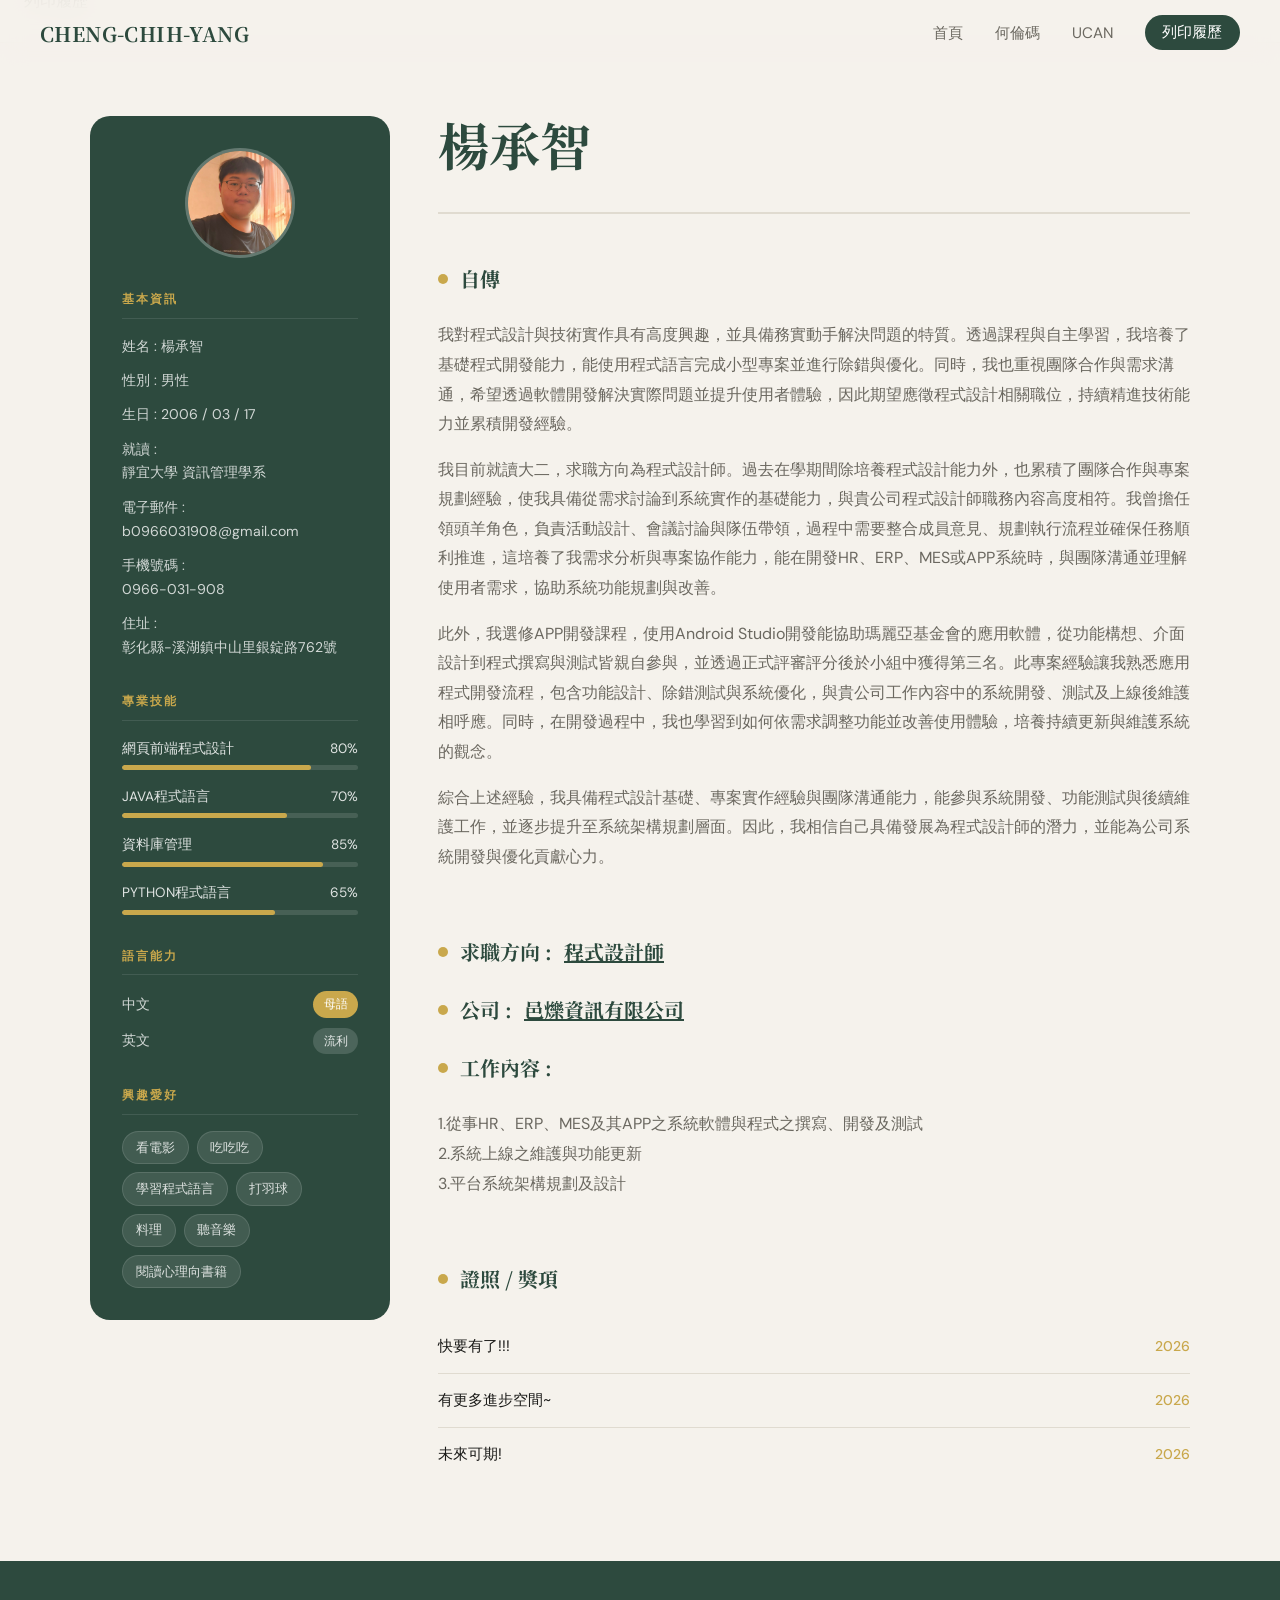
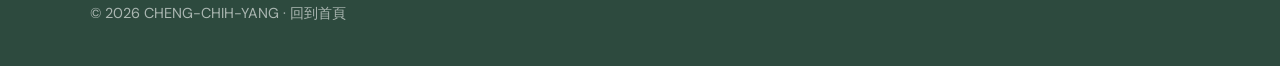
<file: resume.html>
<!DOCTYPE html>
<html lang="zh-TW">
<head>
  <meta charset="UTF-8" />
  <meta name="viewport" content="width=device-width, initial-scale=1.0" />
  <title>求職履歷</title>
  <link rel="stylesheet" href="css/style.css" />
  <link rel="stylesheet" href="css/resume.css" />
  <link rel="preconnect" href="https://fonts.googleapis.com" />
  <link rel="preconnect" href="https://fonts.gstatic.com" crossorigin />
  <link href="https://fonts.googleapis.com/css2?family=Noto+Serif+TC:wght@400;700&family=DM+Sans:wght@300;400;500&display=swap" rel="stylesheet" />
</head>
<body class="resume-page">

  <!-- ===== 導覽列 ===== -->
  <nav class="navbar" id="navbar">
    <div class="nav-inner">
      <a class="nav-logo" href="index.html">你的名字</a>
      <ul class="nav-links">
        <li><a href="index.html">首頁</a></li>
        <li><a href="index.html#about">何倫碼</a></li>
        <li><a href="index.html#skills">UCAN</a></li>
        <li><a href="#" class="nav-cta" onclick="window.print();return false;">列印履歷</a></li>
      </ul>
      <button class="hamburger" id="hamburger" aria-label="開啟選單">
        <span></span><span></span><span></span>
      </button>
    </div>
  </nav>

  <!-- ===== 手機選單 ===== -->
  <div class="mobile-menu" id="mobileMenu">
    <a href="index.html" class="mobile-link">首頁</a>
    <a href="index.html#about" class="mobile-link">何倫碼</a>
    <a href="index.html#skills" class="mobile-link">UCAN</a>
    <a href="#" class="mobile-link" onclick="window.print();return false;">列印履歷</a>
  </div>

  <!-- ===== 履歷主體 ===== -->
  <main class="resume-main">
    <div class="resume-container">

      <!-- 左側邊欄 -->
      <aside class="resume-sidebar">

        <!-- 頭貼 -->
        <div class="sidebar-avatar">
          <img src="images/avatar.jpg" alt="頭貼" onerror="this.style.display='none'" />
          <div class="avatar-placeholder-sm"></div>
        </div>

        <!-- 聯絡資訊 -->
        <div class="sidebar-section">
          <h3 class="sidebar-title">基本資訊</h3>
          <ul class="contact-list">
            <!-- ✏️ 替換 -->
             <li>
              姓名 : 楊承智
            </li>
            <li>
              性別 : 男性
            </li>
            <li>
              生日 : 2006 / 03 / 17
            </li>
            <li>
              就讀 :<br>靜宜大學 資訊管理學系
            </li>
            <li>
              電子郵件 :<br>b0966031908@gmail.com
            </li>
            <li>
              手機號碼 :<br>0966-031-908
            </li>
            <li>
              住址 :<br>彰化縣-溪湖鎮中山里銀錠路762號
            </li>
          </ul>
        </div>

        <!-- 技能 -->
        <div class="sidebar-section">
          <h3 class="sidebar-title">專業技能</h3>
          <div class="skill-bars">
            <!-- ✏️ 替換：技能與熟練度 (0-100) -->
            <div class="skill-bar-item">
              <div class="skill-bar-label">
                <span>網頁前端程式設計</span>
                <span>80%</span>
              </div>
              <div class="skill-bar-track">
                <div class="skill-bar-fill" data-width="80"></div>
              </div>
            </div>
            <div class="skill-bar-item">
              <div class="skill-bar-label">
                <span>JAVA程式語言</span>
                <span>70%</span>
              </div>
              <div class="skill-bar-track">
                <div class="skill-bar-fill" data-width="70"></div>
              </div>
            </div>
            <div class="skill-bar-item">
              <div class="skill-bar-label">
                <span>資料庫管理</span>
                <span>85%</span>
              </div>
              <div class="skill-bar-track">
                <div class="skill-bar-fill" data-width="85"></div>
              </div>
            </div>
            <div class="skill-bar-item">
              <div class="skill-bar-label">
                <span>PYTHON程式語言</span>
                <span>65%</span>
              </div>
              <div class="skill-bar-track">
                <div class="skill-bar-fill" data-width="65"></div>
              </div>
            </div>
          </div>
        </div>

        <!-- 語言能力 -->
        <div class="sidebar-section">
          <h3 class="sidebar-title">語言能力</h3>
          <ul class="lang-list">
            <!-- ✏️ 替換 -->
            <li><span>中文</span><span class="lang-level native">母語</span></li>
            <li><span>英文</span><span class="lang-level good">流利</span></li>
          </ul>
        </div>

        <!-- 興趣 -->
        <div class="sidebar-section">
          <h3 class="sidebar-title">興趣愛好</h3>
          <div class="tags">
            <!-- ✏️ 替換 -->
            <span class="tag">看電影</span>
            <span class="tag">吃吃吃</span>
            <span class="tag">學習程式語言</span>
            <span class="tag">打羽球</span>
            <span class="tag">料理</span>
            <span class="tag">聽音樂</span>
            <span class="tag">閱讀心理向書籍</span>
          </div>
        </div>

      </aside>

      <!-- 右側主要內容 -->
      <div class="resume-body">

        <!-- 標題區 -->
        <header class="resume-header reveal">
          <h1 class="resume-name">
            <!-- ✏️ 替換 -->
            楊承智
          </h1>
        </header>

        <!-- 自傳 -->
        <section class="resume-section reveal">
          <h2 class="resume-section-title">
            <span class="section-dot"></span>自傳
          </h2>
          <div class="autobiography">
            <!-- ✏️ 替換：自傳內容，可多段 -->
            <p>
              我對程式設計與技術實作具有高度興趣，並具備務實動手解決問題的特質。透過課程與自主學習，我培養了基礎程式開發能力，能使用程式語言完成小型專案並進行除錯與優化。同時，我也重視團隊合作與需求溝通，希望透過軟體開發解決實際問題並提升使用者體驗，因此期望應徵程式設計相關職位，持續精進技術能力並累積開發經驗。
            </p>
            <p>
              我目前就讀大二，求職方向為程式設計師。過去在學期間除培養程式設計能力外，也累積了團隊合作與專案規劃經驗，使我具備從需求討論到系統實作的基礎能力，與貴公司程式設計師職務內容高度相符。我曾擔任領頭羊角色，負責活動設計、會議討論與隊伍帶領，過程中需要整合成員意見、規劃執行流程並確保任務順利推進，這培養了我需求分析與專案協作能力，能在開發HR、ERP、MES或APP系統時，與團隊溝通並理解使用者需求，協助系統功能規劃與改善。
            </p>
            <p>
              此外，我選修APP開發課程，使用Android Studio開發能協助瑪麗亞基金會的應用軟體，從功能構想、介面設計到程式撰寫與測試皆親自參與，並透過正式評審評分後於小組中獲得第三名。此專案經驗讓我熟悉應用程式開發流程，包含功能設計、除錯測試與系統優化，與貴公司工作內容中的系統開發、測試及上線後維護相呼應。同時，在開發過程中，我也學習到如何依需求調整功能並改善使用體驗，培養持續更新與維護系統的觀念。
            </p>
            <p>
              綜合上述經驗，我具備程式設計基礎、專案實作經驗與團隊溝通能力，能參與系統開發、功能測試與後續維護工作，並逐步提升至系統架構規劃層面。因此，我相信自己具備發展為程式設計師的潛力，並能為公司系統開發與優化貢獻心力。
            </p>
          </div>
        </section>
        
        <!-- 學歷 -->
        <section class="resume-section reveal">
          <h2 class="resume-section-title">
            <span class="section-dot"></span>求職方向 : 
            <u>
              <a href="https://www.104.com.tw/job/7bdqd?jobsource=joblist_search" class = "enterprise">
              程式設計師</a>
            </u>
          </h2>
          <h2 class="resume-section-title">
            <span class="section-dot"></span>公司 :
            <u>
              <a href="https://www.findcompany.com.tw/%E9%82%91%E7%88%8D%E8%B3%87%E8%A8%8A%E6%9C%89%E9%99%90%E5%85%AC%E5%8F%B8" class = "enterprise">
                邑爍資訊有限公司</a>
            </u>
          </h2>
          <h2 class="resume-section-title">
            <span class="section-dot"></span>工作內容 : 
          </h2>
          <div class="timeline">
            <p>
              1.從事HR、ERP、MES及其APP之系統軟體與程式之撰寫、開發及測試<br>
              2.系統上線之維護與功能更新<br>
              3.平台系統架構規劃及設計
            </p>
          </div>
        </section>

        <!-- 證照 / 獎項 -->
        <section class="resume-section reveal">
          <h2 class="resume-section-title">
            <span class="section-dot"></span>證照 / 獎項
          </h2>
          <ul class="cert-list">
            <!-- ✏️ 替換 -->
            <li>
              <span class="cert-name">快要有了!!!</span>
              <span class="cert-date">2026</span>
            </li>
            <li>
              <span class="cert-name">有更多進步空間~</span>
              <span class="cert-date">2026</span>
            </li>
            <li>
              <span class="cert-name">未來可期!</span>
              <span class="cert-date">2026</span>
            </li>
          </ul>
        </section>

      </div>
    </div>
  </main>

  <!-- ===== 頁尾 ===== -->
  <footer class="footer no-print">
    <div class="container">
      <a href="index.html"><p>© 2026 CHENG-CHIH-YANG · 回到首頁</p></a>
    </div>
  </footer>

  <script src="js/data.js"></script>
  <script src="js/main.js"></script>
</body>
</html>
</file>
<file: css/style.css>
/* =============================================
   style.css — 全站共用樣式
   字型：DM Sans（內文）+ Noto Serif TC（標題）
   色系：深墨綠 × 暖白 × 金
============================================= */

/* ===== CSS 變數 ===== */
:root {
  --bg:          #f5f2ec;
  --bg-card:     #ffffff;
  --text:        #1a1a18;
  --text-muted:  #6b6860;
  --accent:      #2d4a3e;
  --accent-light:#e8f0ec;
  --accent-gold: #c9a84c;
  --border:      #e0dbd0;
  --radius:      12px;
  --radius-lg:   20px;
  --shadow:      0 4px 24px rgba(0,0,0,0.07);
  --nav-h:       68px;
  --font-body:   'DM Sans', sans-serif;
  --font-title:  'Noto Serif TC', serif;
  --transition:  0.35s cubic-bezier(0.4, 0, 0.2, 1);
}

/* ===== Reset ===== */
*, *::before, *::after { box-sizing: border-box; margin: 0; padding: 0; }
html { scroll-behavior: smooth; font-size: 16px; }
body {
  font-family: var(--font-body);
  background: var(--bg);
  color: var(--text);
  line-height: 1.7;
  overflow-x: hidden;
}
img { max-width: 100%; display: block; }
a { color: inherit; text-decoration: none; }
ul { list-style: none; }

/* ===== 共用版型 ===== */
.container {
  width: min(1100px, 92%);
  margin-inline: auto;
}
.section { padding: 96px 0; }

/* ===== 導覽列 ===== */
.navbar {
  position: fixed;
  top: 0; left: 0; right: 0;
  height: var(--nav-h);
  z-index: 900;
  background: rgba(245, 242, 236, 0.88);
  backdrop-filter: blur(12px);
  border-bottom: 1px solid transparent;
  transition: border-color var(--transition), box-shadow var(--transition);
}
.navbar.scrolled {
  border-color: var(--border);
  box-shadow: 0 2px 16px rgba(0,0,0,0.06);
}
.nav-inner {
  display: flex;
  align-items: center;
  justify-content: space-between;
  height: 100%;
  width: min(1200px, 94%);
  margin-inline: auto;
}
.nav-logo {
  font-family: var(--font-title);
  font-size: 1.25rem;
  font-weight: 700;
  color: var(--accent);
  letter-spacing: 0.02em;
}
.nav-links {
  display: flex;
  align-items: center;
  gap: 2rem;
  font-size: 0.95rem;
}
.nav-links a {
  color: var(--text-muted);
  transition: color var(--transition);
  position: relative;
}
.nav-links a::after {
  content: '';
  position: absolute;
  bottom: -4px; left: 0;
  width: 0; height: 2px;
  background: var(--accent);
  border-radius: 2px;
  transition: width var(--transition);
}
.nav-links a:hover { color: var(--accent); }
.nav-links a:hover::after { width: 100%; }
.nav-cta {
  background: var(--accent) !important;
  color: #fff !important;
  padding: 0.45rem 1.1rem;
  border-radius: 100px;
}
.nav-cta::after { display: none !important; }
.nav-cta:hover { opacity: 0.85; }

/* 漢堡選單（手機） */
.hamburger {
  display: none;
  flex-direction: column;
  gap: 5px;
  background: none;
  border: none;
  cursor: pointer;
  padding: 4px;
}
.hamburger span {
  display: block;
  width: 24px; height: 2px;
  background: var(--text);
  border-radius: 2px;
  transition: var(--transition);
}
.hamburger.open span:nth-child(1) { transform: translateY(7px) rotate(45deg); }
.hamburger.open span:nth-child(2) { opacity: 0; }
.hamburger.open span:nth-child(3) { transform: translateY(-7px) rotate(-45deg); }

/* 手機選單 */
.mobile-menu {
  position: fixed;
  top: var(--nav-h); left: 0; right: 0;
  background: var(--bg);
  border-bottom: 1px solid var(--border);
  display: flex;
  flex-direction: column;
  padding: 1rem 1.5rem;
  gap: 0.25rem;
  z-index: 899;
  transform: translateY(-110%);
  transition: transform var(--transition);
  box-shadow: var(--shadow);
}
.mobile-menu.open { transform: translateY(0); }
.mobile-link {
  padding: 0.75rem 0;
  font-size: 1rem;
  color: var(--text-muted);
  border-bottom: 1px solid var(--border);
  transition: color var(--transition);
}
.mobile-link:last-child { border-bottom: none; }
.mobile-link:hover { color: var(--accent); }

/* ===== 英雄區 ===== */
.hero {
  min-height: 100svh;
  padding-top: var(--nav-h);
  display: grid;
  grid-template-columns: 1fr 1fr;
  align-items: center;
  gap: 4rem;
  width: min(1200px, 94%);
  margin-inline: auto;
  position: relative;
}
.hero-bg {
  position: fixed;
  inset: 0;
  background:
    radial-gradient(ellipse 60% 60% at 80% 30%, rgba(45,74,62,0.08) 0%, transparent 70%),
    radial-gradient(ellipse 40% 40% at 20% 80%, rgba(201,168,76,0.06) 0%, transparent 70%);
  pointer-events: none;
  z-index: -1;
}
.hero-eyebrow {
  font-size: 0.9rem;
  letter-spacing: 0.15em;
  text-transform: uppercase;
  color: var(--accent-gold);
  margin-bottom: 0.75rem;
}
.hero-name {
  font-family: var(--font-title);
  font-size: clamp(2.8rem, 6vw, 5rem);
  font-weight: 700;
  line-height: 1.1;
  color: var(--accent);
  margin-bottom: 1rem;
}
.hero-title {
  font-size: 1.25rem;
  color: var(--text-muted);
  margin-bottom: 1.25rem;
  min-height: 2em;
}
.hero-title::after {
  content: '|';
  animation: blink 0.8s infinite;
  margin-left: 2px;
  color: var(--accent);
}
@keyframes blink { 0%,100%{opacity:1} 50%{opacity:0} }
.hero-desc {
  color: var(--text-muted);
  max-width: 480px;
  margin-bottom: 2.5rem;
  font-size: 1.05rem;
}
.hero-actions {
  display: flex;
  gap: 1rem;
  flex-wrap: wrap;
}

/* 按鈕 */
.btn {
  display: inline-block;
  padding: 0.75rem 1.75rem;
  border-radius: 100px;
  font-size: 0.95rem;
  font-weight: 500;
  transition: var(--transition);
  cursor: pointer;
}
.btn-primary { background: var(--accent); color: #fff; }
.btn-primary:hover { background: #1e3329; transform: translateY(-2px); }
.btn-outline { border: 1.5px solid var(--accent); color: var(--accent); }
.btn-outline:hover { background: var(--accent-light); transform: translateY(-2px); }

/* 英雄圖片 */
.hero-image-wrap {
  position: relative;
  display: flex;
  justify-content: center;
  align-items: center;
}
.hero-avatar {
  width: clamp(260px, 35vw, 420px);
  aspect-ratio: 1;
  border-radius: 60% 40% 55% 45% / 45% 55% 40% 60%;
  overflow: hidden;
  position: relative;
  border: 3px solid var(--accent-light);
  background: var(--accent-light);
}
.hero-avatar img { width: 100%; height: 100%; object-fit: cover; }
.avatar-placeholder {
  position: absolute;
  inset: 0;
  display: flex;
  align-items: center;
  justify-content: center;
  font-family: var(--font-title);
  font-size: 1.5rem;
  color: var(--accent);
  text-align: center;
}
.hero-deco { position: absolute; border-radius: 50%; pointer-events: none; }
.deco-1 { width: 120px; height: 120px; border: 2px solid var(--accent-gold); opacity: 0.3; top: -20px; right: -10px; }
.deco-2 { width: 60px; height: 60px; background: var(--accent-gold); opacity: 0.15; bottom: 20px; left: -10px; }

/* ===== Section 標題 ===== */
.section-label {
  font-size: 0.78rem;
  letter-spacing: 0.2em;
  text-transform: uppercase;
  color: var(--accent-gold);
  margin-bottom: 0.5rem;
}
.section-title {
  font-family: var(--font-title);
  font-size: clamp(1.8rem, 4vw, 2.8rem);
  font-weight: 700;
  color: var(--accent);
  margin-bottom: 3rem;
}

/* ===== 關於我 ===== */
.about-grid {
  display: grid;
  grid-template-columns: 1fr 1fr;
  gap: 4rem;
  align-items: start;
}
.about-text p {
  color: var(--text-muted);
  margin-bottom: 1.25rem;
  font-size: 1.05rem;
}
.about-list {
  margin-top: 2rem;
  display: flex;
  flex-direction: column;
  gap: 0.75rem;
}
.about-list li {
  display: flex;
  gap: 1.5rem;
  font-size: 0.95rem;
  padding-bottom: 0.75rem;
  border-bottom: 1px solid var(--border);
}
.list-label {
  color: var(--text-muted);
  min-width: 60px;
  font-weight: 500;
}

/* ===== 何倫碼手風琴 ===== */
.holland-accordion {
  display: flex;
  flex-direction: column;
  border: 1px solid var(--border);
  border-radius: var(--radius-lg);
  overflow: hidden;
  background: var(--bg-card);
  box-shadow: var(--shadow);
  align-self: start;
}
.holland-header {
  padding: 1.75rem 1.75rem 1.5rem;
  border-bottom: 1px solid var(--border);
  background: var(--accent-light);
}
.holland-eyebrow {
  font-size: 0.75rem;
  letter-spacing: 0.18em;
  text-transform: uppercase;
  color: var(--accent-gold);
  margin-bottom: 0.4rem;
}
.holland-code {
  font-family: var(--font-title);
  font-size: 1.6rem;
  font-weight: 700;
  color: var(--accent);
  margin-bottom: 0.75rem;
}
.holland-code span { color: var(--accent-gold); }
.holland-summary {
  font-size: 0.9rem;
  color: var(--text-muted);
  line-height: 1.75;
}
.accordion-item { border-bottom: 1px solid var(--border); }
.accordion-item:last-child { border-bottom: none; }
.accordion-btn {
  width: 100%;
  display: flex;
  align-items: center;
  gap: 0.75rem;
  padding: 1rem 1.25rem;
  background: none;
  border: none;
  cursor: pointer;
  text-align: left;
  transition: background var(--transition);
}
.accordion-btn:hover { background: var(--bg); }
.acc-code {
  width: 28px; height: 28px;
  border-radius: 50%;
  color: #fff;
  font-size: 0.85rem;
  font-weight: 700;
  display: flex;
  align-items: center;
  justify-content: center;
  flex-shrink: 0;
}
.acc-name {
  flex: 1;
  font-size: 0.95rem;
  font-weight: 500;
  color: var(--text);
}
.acc-icon {
  font-size: 1.2rem;
  color: var(--text-muted);
  font-weight: 300;
  line-height: 1;
}
.accordion-body {
  max-height: 0;
  overflow: hidden;
  transition: max-height 0.45s cubic-bezier(0.4, 0, 0.2, 1);
}
.accordion-body.open { max-height: 900px; }
.acc-block { padding: 0.5rem 1.25rem 0.5rem 3rem; }
.acc-block:first-child { padding-top: 0.25rem; }
.acc-block:last-child  { padding-bottom: 1.25rem; }
.acc-block h4 {
  font-size: 0.75rem;
  letter-spacing: 0.12em;
  text-transform: uppercase;
  color: var(--accent-gold);
  margin-bottom: 0.25rem;
}
.acc-block p {
  font-size: 0.88rem;
  color: var(--text-muted);
  line-height: 1.7;
}

/* ===== 六大何倫碼總覽 ===== */
.holland-intro { background: var(--accent); }
.holland-intro .section-label { color: var(--accent-gold); }
.holland-intro .section-title { color: #fff; }
.holland-cards-grid {
  display: grid;
  grid-template-columns: repeat(3, 1fr);
  gap: 1.25rem;
  margin-bottom: 2.5rem;
}
.holland-type-card {
  background: rgba(255,255,255,0.07);
  border: 1px solid rgba(255,255,255,0.12);
  border-radius: var(--radius-lg);
  padding: 1.75rem 1.5rem;
  display: flex;
  align-items: center;
  gap: 1rem;
  transition: var(--transition);
  border-top: 3px solid var(--card-color, #fff);
}
.holland-type-card:hover {
  background: rgba(255,255,255,0.13);
  transform: translateY(-3px);
}
.htc-letter {
  width: 44px; height: 44px;
  border-radius: 50%;
  background: var(--card-color, #fff);
  color: #fff;
  font-family: var(--font-title);
  font-size: 1.3rem;
  font-weight: 700;
  display: flex;
  align-items: center;
  justify-content: center;
  flex-shrink: 0;
}
.htc-body h3 {
  font-size: 1rem;
  font-weight: 500;
  color: #fff;
  margin-bottom: 0.1rem;
}
.htc-body p {
  font-size: 0.8rem;
  color: rgba(255,255,255,0.55);
  letter-spacing: 0.04em;
}
.holland-note {
  color: rgba(255,255,255,0.55);
  font-size: 0.9rem;
  line-height: 1.7;
  text-align: center;
  max-width: 680px;
  margin-inline: auto;
}

/* ===== Lightbox ===== */
.lightbox {
  position: fixed;
  inset: 0;
  background: rgba(0,0,0,0.85);
  z-index: 9999;
  display: flex;
  align-items: center;
  justify-content: center;
  padding: 1.5rem;
  opacity: 0;
  pointer-events: none;
  transition: opacity var(--transition);
}
.lightbox.open { opacity: 1; pointer-events: all; }
.lightbox-close {
  position: absolute;
  top: 1.25rem; right: 1.25rem;
  background: rgba(255,255,255,0.1);
  border: none;
  color: #fff;
  font-size: 1.25rem;
  width: 40px; height: 40px;
  border-radius: 50%;
  cursor: pointer;
  transition: background var(--transition);
}
.lightbox-close:hover { background: rgba(255,255,255,0.2); }
.lightbox-content {
  max-width: 780px;
  width: 100%;
  background: var(--bg-card);
  border-radius: var(--radius-lg);
  overflow: hidden;
  transform: scale(0.92);
  transition: transform var(--transition);
}
.lightbox.open .lightbox-content { transform: scale(1); }
.lightbox-content img { width: 100%; max-height: 60vh; object-fit: cover; }
.lightbox-info { padding: 1.5rem; }
.lightbox-info h3 { font-family: var(--font-title); font-size: 1.25rem; color: var(--accent); margin-bottom: 0.5rem; }
.lightbox-info p { color: var(--text-muted); font-size: 0.95rem; }

/* ===== 頁尾 ===== */
.footer { background: var(--accent); color: rgba(255,255,255,0.6); padding: 2.5rem 0; }
.footer .container {
  display: flex;
  align-items: center;
  justify-content: space-between;
  flex-wrap: wrap;
  gap: 1rem;
  font-size: 0.9rem;
}
.footer-links { display: flex; gap: 1.5rem; }
.footer-links a { color: rgba(255,255,255,0.6); transition: color var(--transition); }
.footer-links a:hover { color: var(--accent-gold); }

/* ===== 進場動畫 ===== */
.fade-in {
  opacity: 0;
  transform: translateY(20px);
  animation: fadeUp 0.7s ease forwards;
}
.delay-1 { animation-delay: 0.15s; }
.delay-2 { animation-delay: 0.3s; }
.delay-3 { animation-delay: 0.45s; }
.delay-4 { animation-delay: 0.6s; }
@keyframes fadeUp { to { opacity: 1; transform: translateY(0); } }

.reveal {
  opacity: 0;
  transform: translateY(32px);
  transition: opacity 0.65s ease, transform 0.65s ease;
}
.reveal.visible { opacity: 1; transform: translateY(0); }
.reveal.delay-1 { transition-delay: 0.12s; }
.reveal.delay-2 { transition-delay: 0.24s; }
.reveal.delay-3 { transition-delay: 0.36s; }

/* ===== RWD 響應式 ===== */
@media (max-width: 900px) {
  .hero {
    grid-template-columns: 1fr;
    text-align: center;
    gap: 3rem;
    padding-top: calc(var(--nav-h) + 2rem);
    padding-bottom: 4rem;
    min-height: auto;
  }
  .hero-image-wrap { order: -1; }
  .hero-actions { justify-content: center; }
  .hero-desc { margin-inline: auto; }
  .about-grid { grid-template-columns: 1fr; }
  .holland-cards-grid { grid-template-columns: repeat(2, 1fr); }
}
@media (max-width: 720px) {
  .section { padding: 64px 0; }
  .nav-links { display: none; }
  .hamburger { display: flex; }
  .hero-avatar { width: min(280px, 70vw); }
}
@media (max-width: 480px) {
  .gallery-grid { grid-template-columns: 1fr; }
  .holland-cards-grid { grid-template-columns: 1fr 1fr; }
  .hero-name { font-size: 2.4rem; }
}
</file>
<file: css/resume.css>
/* =============================================
   resume.css — 履歷頁專用樣式
   搭配 style.css 使用
============================================= */

/* ===== 履歷主體版型 ===== */
.resume-page {
  background: var(--bg);
}
.resume-main {
  padding-top: calc(var(--nav-h) + 3rem);
  padding-bottom: 5rem;
}
.resume-container {
  display: grid;
  grid-template-columns: 300px 1fr;
  gap: 3rem;
  width: min(1100px, 94%);
  margin-inline: auto;
  align-items: start;
}

/* ===== 左側邊欄 ===== */
.resume-sidebar {
  position: sticky;
  top: calc(var(--nav-h) + 2rem);
  background: var(--accent);
  border-radius: var(--radius-lg);
  padding: 2rem;
  color: #fff;
  display: flex;
  flex-direction: column;
  gap: 2rem;
}

/* 頭貼 */
.sidebar-avatar {
  position: relative;
  width: 110px;
  height: 110px;
  margin-inline: auto;
  border-radius: 50%;
  overflow: hidden;
  border: 3px solid rgba(255,255,255,0.2);
  background: rgba(255,255,255,0.08);
}
.sidebar-avatar img {
  width: 100%; height: 100%;
  object-fit: cover;
}
.avatar-placeholder-sm {
  position: absolute;
  inset: 0;
  display: flex;
  align-items: center;
  justify-content: center;
  color: rgba(255,255,255,0.5);
  font-size: 0.85rem;
  text-align: center;
}

/* 側欄小標題 */
.sidebar-title {
  font-size: 0.72rem;
  letter-spacing: 0.18em;
  text-transform: uppercase;
  color: var(--accent-gold);
  margin-bottom: 1rem;
  padding-bottom: 0.5rem;
  border-bottom: 1px solid rgba(255,255,255,0.1);
}

/* 聯絡清單 */
.contact-list {
  display: flex;
  flex-direction: column;
  gap: 0.65rem;
}
.contact-list li {
  display: flex;
  align-items: flex-start;
  gap: 0.6rem;
  font-size: 0.88rem;
  color: rgba(255,255,255,0.78);
  word-break: break-all;
}
.contact-icon {
  font-size: 1rem;
  flex-shrink: 0;
  margin-top: 1px;
}

/* 技能條 */
.skill-bars {
  display: flex;
  flex-direction: column;
  gap: 0.9rem;
}
.skill-bar-item {
  display: flex;
  flex-direction: column;
  gap: 0.35rem;
}
.skill-bar-label {
  display: flex;
  justify-content: space-between;
  font-size: 0.85rem;
  color: rgba(255,255,255,0.85);
}
.skill-bar-track {
  height: 5px;
  background: rgba(255,255,255,0.12);
  border-radius: 100px;
  overflow: hidden;
}
.skill-bar-fill {
  height: 100%;
  width: 0%;
  background: var(--accent-gold);
  border-radius: 100px;
  transition: width 1s cubic-bezier(0.4, 0, 0.2, 1);
}

/* 語言 */
.lang-list {
  display: flex;
  flex-direction: column;
  gap: 0.6rem;
}
.lang-list li {
  display: flex;
  justify-content: space-between;
  align-items: center;
  font-size: 0.88rem;
  color: rgba(255,255,255,0.78);
}
.lang-level {
  font-size: 0.75rem;
  padding: 0.2rem 0.65rem;
  border-radius: 100px;
  font-weight: 500;
}
.lang-level.native {
  background: var(--accent-gold);
  color: #fff;
}
.lang-level.good {
  background: rgba(255,255,255,0.15);
  color: rgba(255,255,255,0.85);
}

/* 標籤 */
.tags {
  display: flex;
  flex-wrap: wrap;
  gap: 0.5rem;
}
.tag {
  background: rgba(255,255,255,0.1);
  color: rgba(255,255,255,0.82);
  font-size: 0.8rem;
  padding: 0.3rem 0.8rem;
  border-radius: 100px;
  border: 1px solid rgba(255,255,255,0.12);
}

/* ===== 右側主要內容 ===== */
.resume-body {
  display: flex;
  flex-direction: column;
  gap: 3rem;
}

/* 標題區 */
.resume-header {
  border-bottom: 2px solid var(--border);
  padding-bottom: 2rem;
}
.resume-name {
  font-family: var(--font-title);
  font-size: clamp(2rem, 5vw, 3.2rem);
  font-weight: 700;
  color: var(--accent);
  line-height: 1.1;
  margin-bottom: 0.5rem;
}

/* 段落標題 */
.resume-section-title {
  display: flex;
  align-items: center;
  gap: 0.75rem;
  font-family: var(--font-title);
  font-size: 1.25rem;
  font-weight: 700;
  color: var(--accent);
  margin-bottom: 1.5rem;
}
.section-dot {
  width: 10px; height: 10px;
  border-radius: 50%;
  background: var(--accent-gold);
  flex-shrink: 0;
}

/* 自傳 */
.autobiography p {
  color: var(--text-muted);
  font-size: 1rem;
  margin-bottom: 1rem;
  line-height: 1.85;
}

.timeline p {
  color: var(--text-muted);
  font-size: 1rem;
  margin-bottom: 1rem;
  line-height: 1.85;
}
/* 公司介紹連結 */
.enterprise:hover {
  color: brown;
  text-decoration: none;
  
}
/* 證照清單 */
.cert-list {
  display: flex;
  flex-direction: column;
  gap: 0;
}
.cert-list li {
  display: flex;
  justify-content: space-between;
  align-items: center;
  padding: 0.85rem 0;
  border-bottom: 1px solid var(--border);
  font-size: 0.95rem;
}
.cert-list li:last-child { border-bottom: none; }
.cert-name { color: var(--text); }
.cert-date {
  color: var(--accent-gold);
  font-weight: 500;
  font-size: 0.88rem;
}

/* ===== RWD ===== */
@media (max-width: 860px) {
  .resume-container {
    grid-template-columns: 1fr;
  }
  .resume-sidebar {
    position: static;
    display: grid;
    grid-template-columns: 1fr 1fr;
    gap: 1.5rem;
  }
  .sidebar-avatar {
    grid-column: 1 / -1;
  }
}
@media (max-width: 600px) {
  .resume-sidebar {
    grid-template-columns: 1fr;
  }
  .timeline-header {
    flex-direction: column;
    gap: 0.25rem;
  }
  .project-grid {
    grid-template-columns: 1fr;
  }
}

/* ===== 列印樣式 ===== */
@media print {
  .navbar,
  .mobile-menu,
  .footer.no-print {
    display: none !important;
  }
  .resume-main {
    padding-top: 0;
  }
  .resume-container {
    grid-template-columns: 220px 1fr;
    gap: 1.5rem;
  }
  .resume-sidebar {
    position: static;
    display: flex;
    flex-direction: column;
    background: #1a3329 !important;
    -webkit-print-color-adjust: exact;
    print-color-adjust: exact;
  }
  .project-card:hover {
    transform: none;
    box-shadow: none;
  }
  .reveal {
    opacity: 1 !important;
    transform: none !important;
  }
}
</file>
